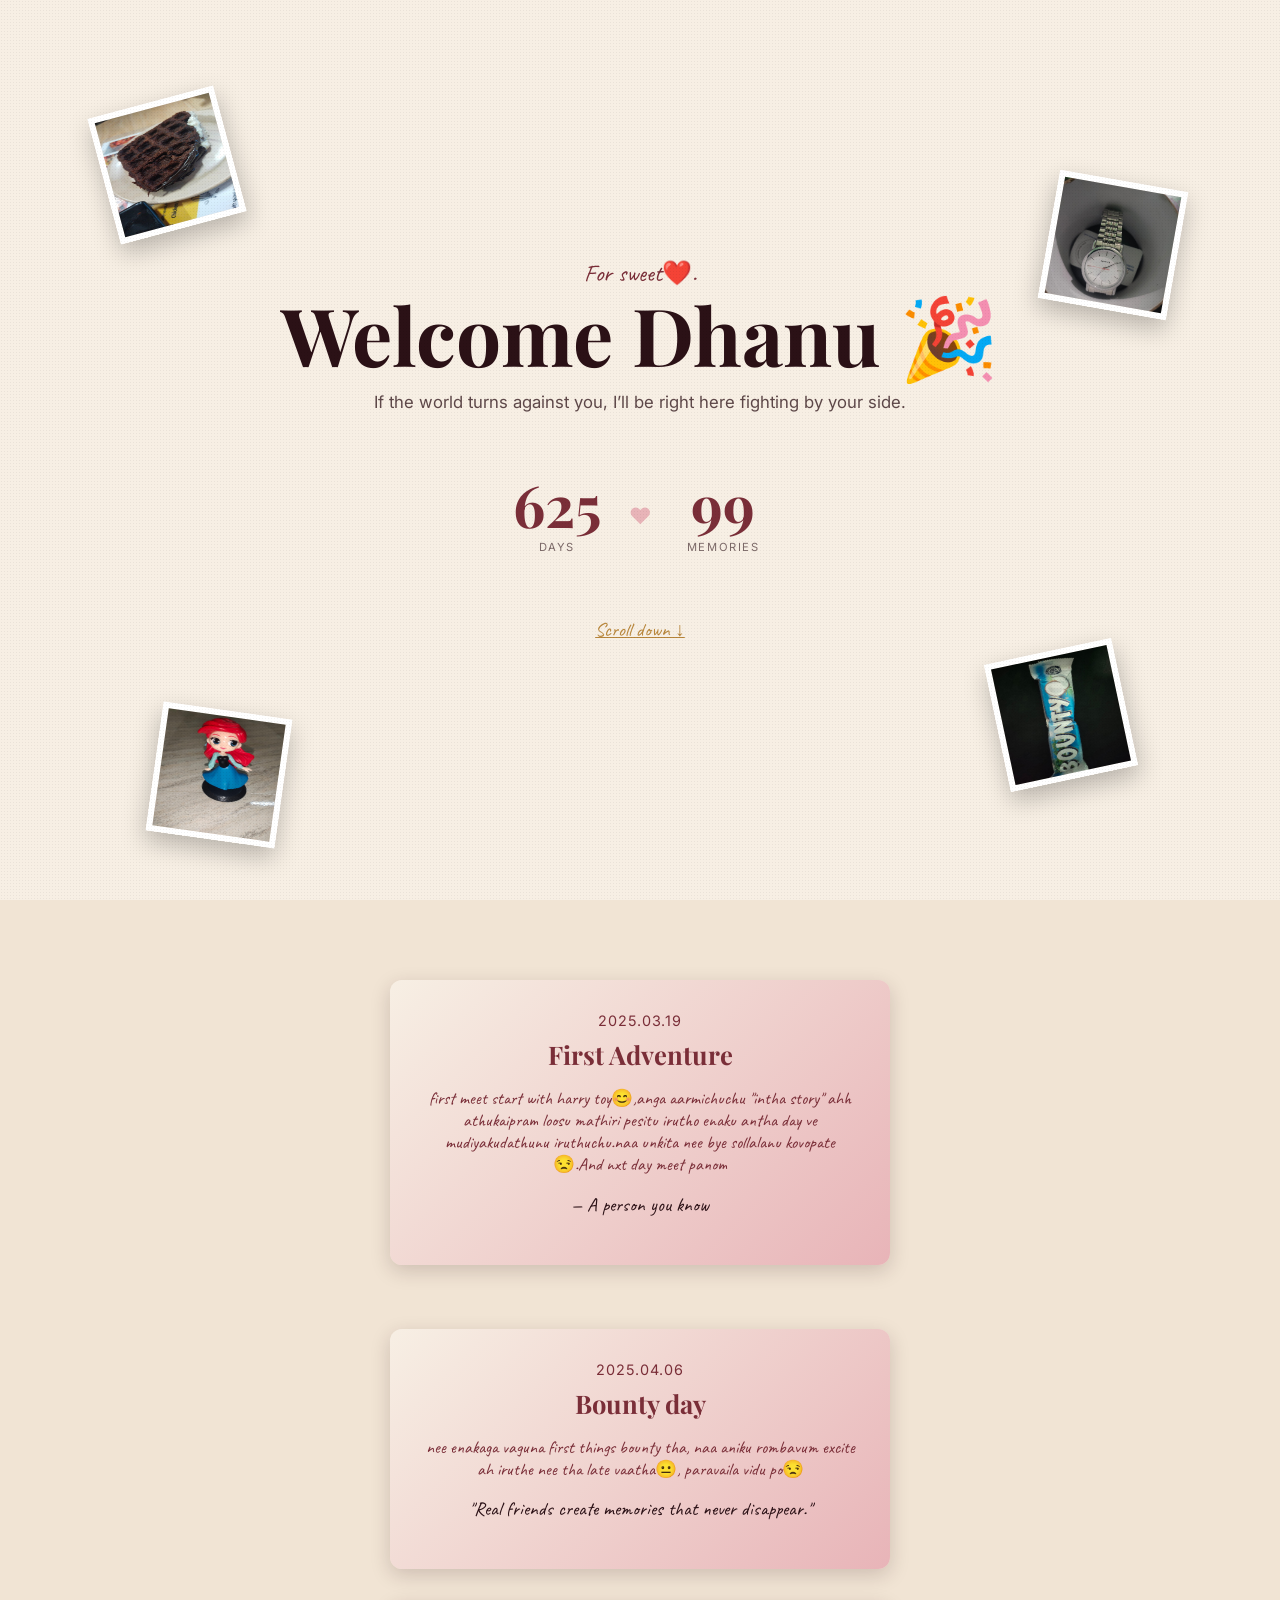
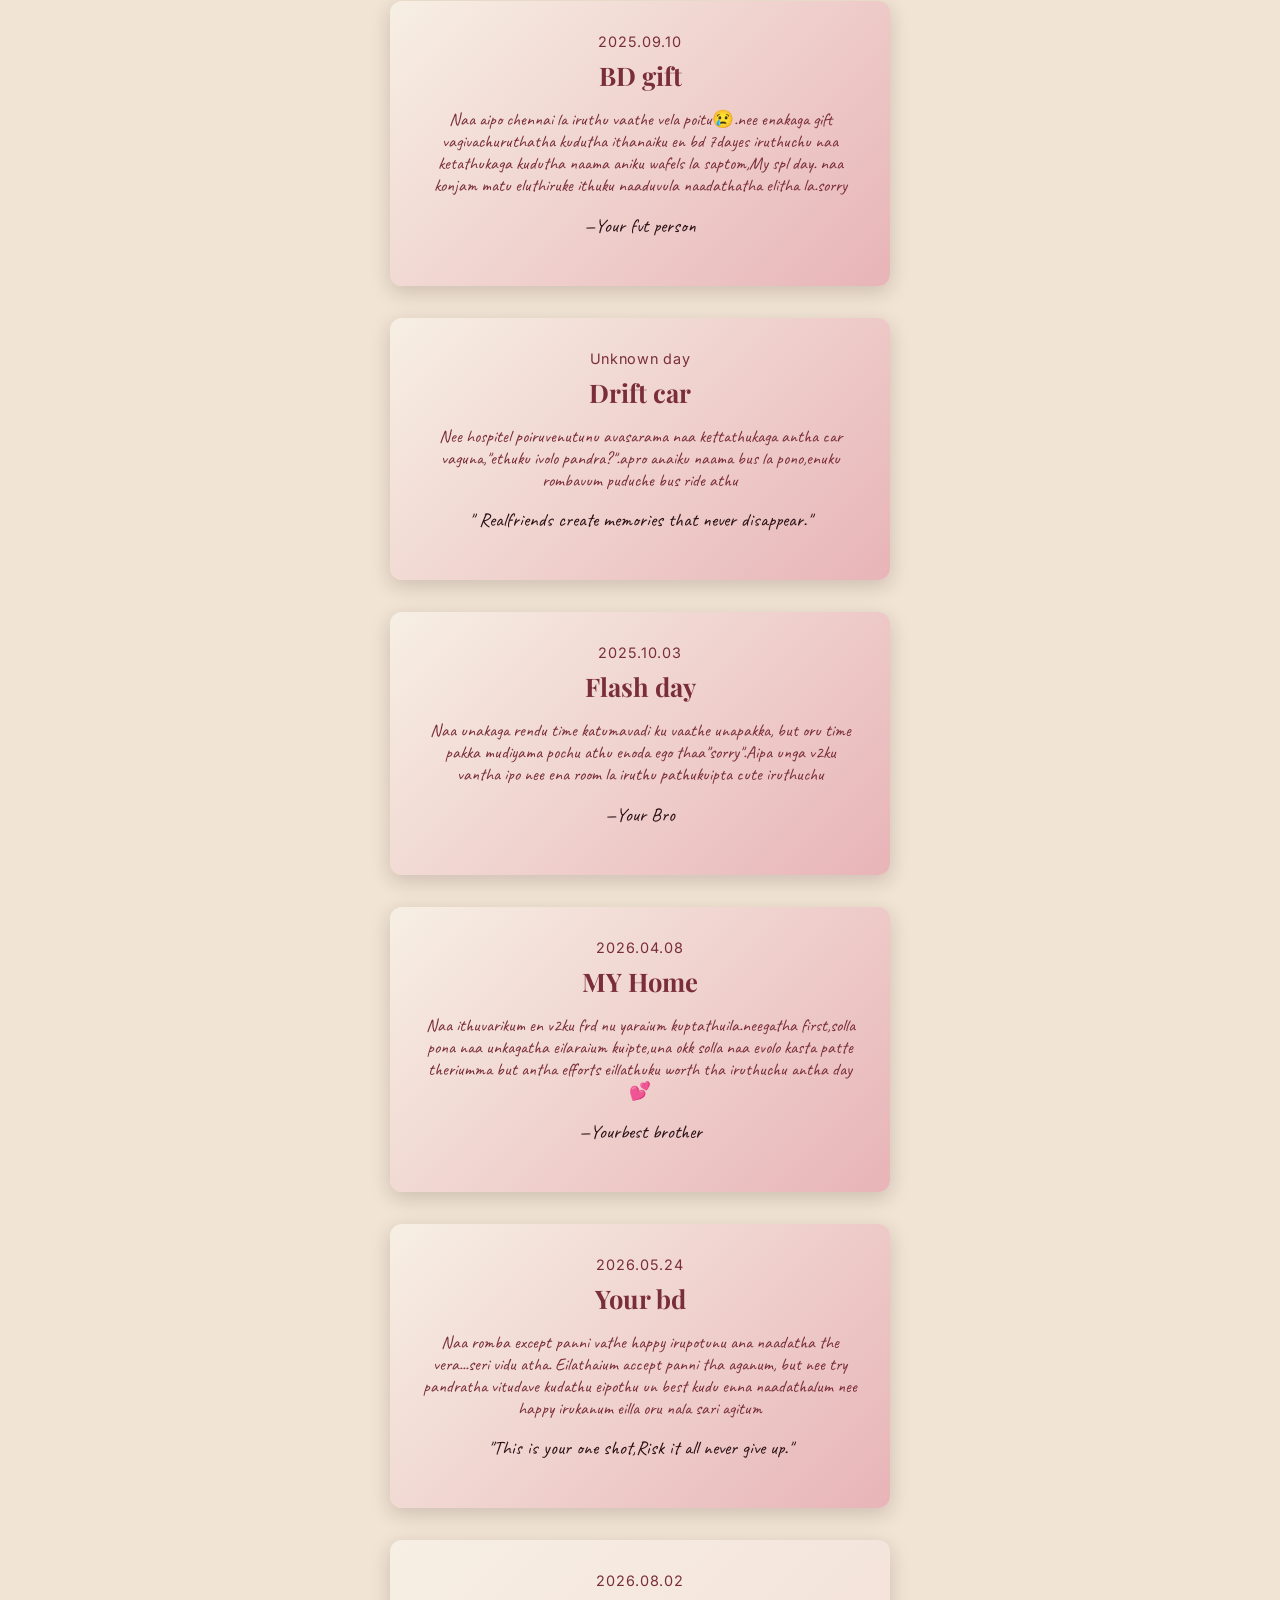
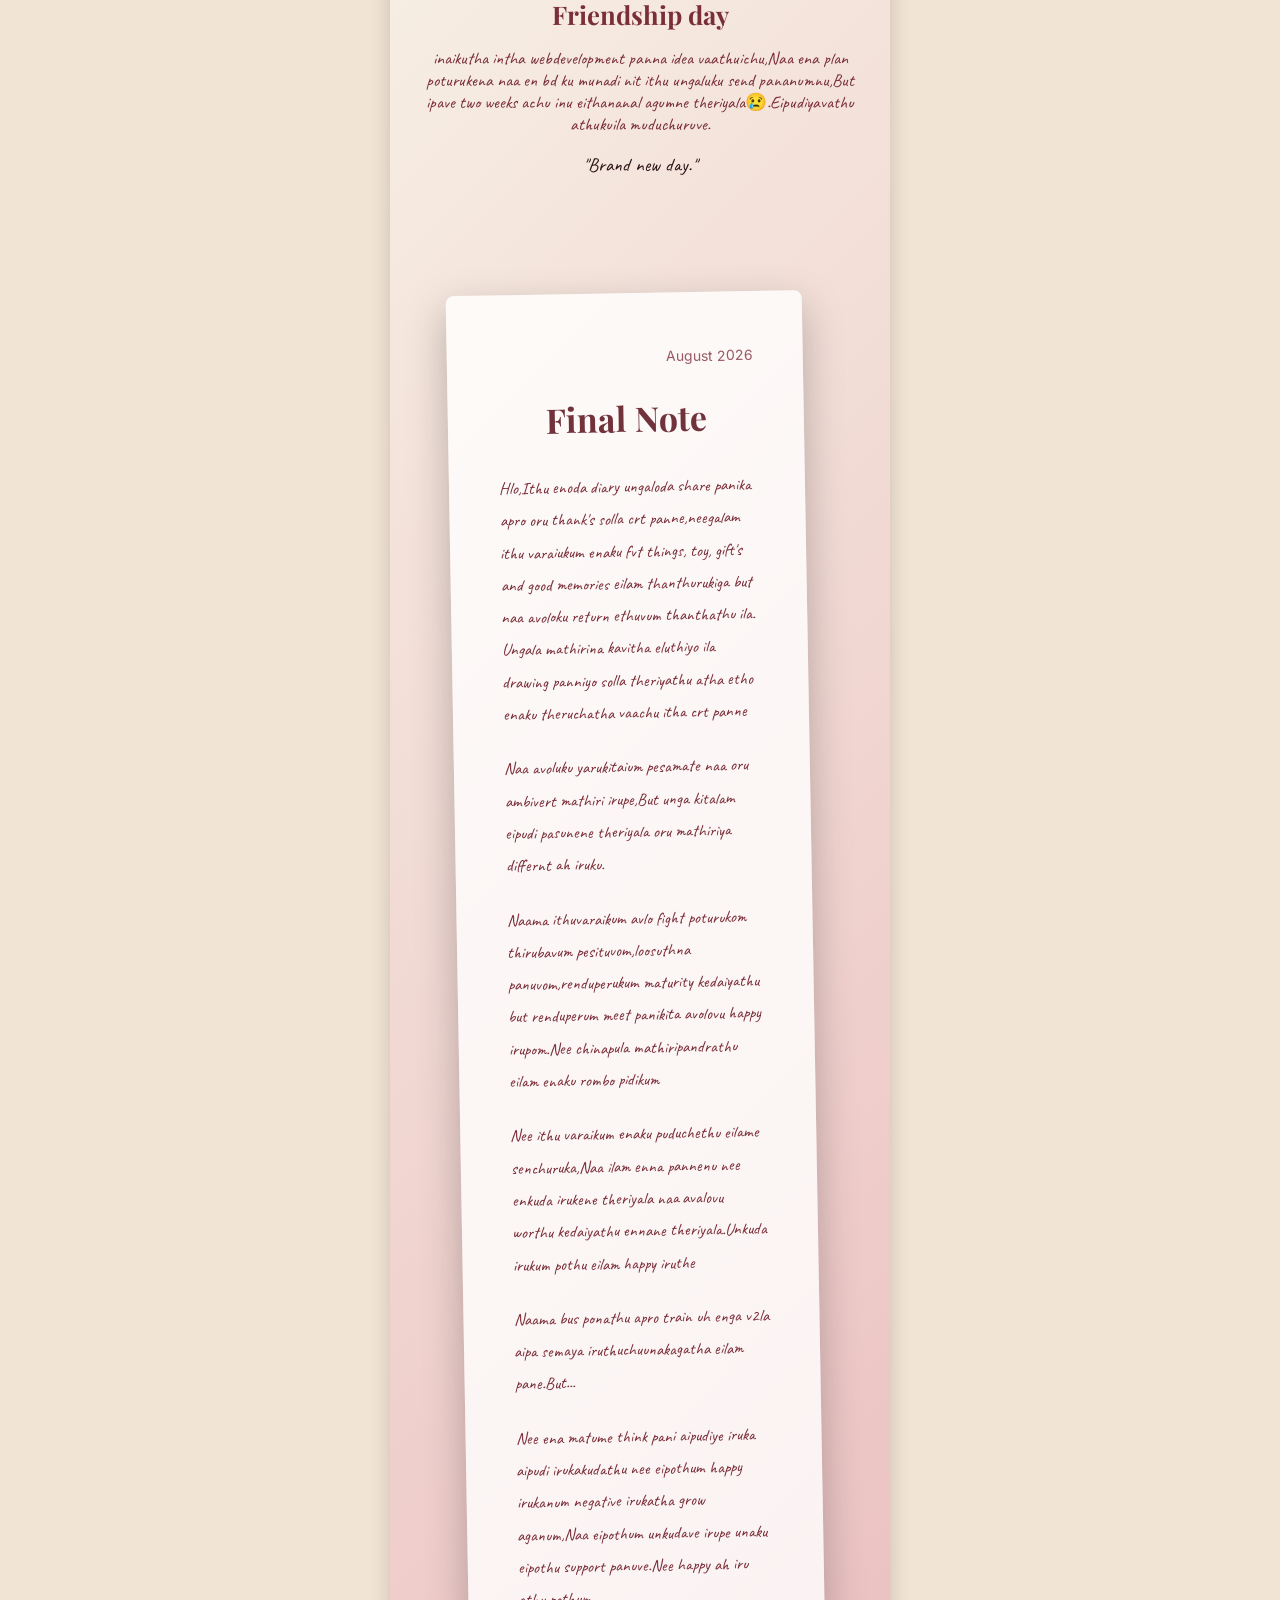
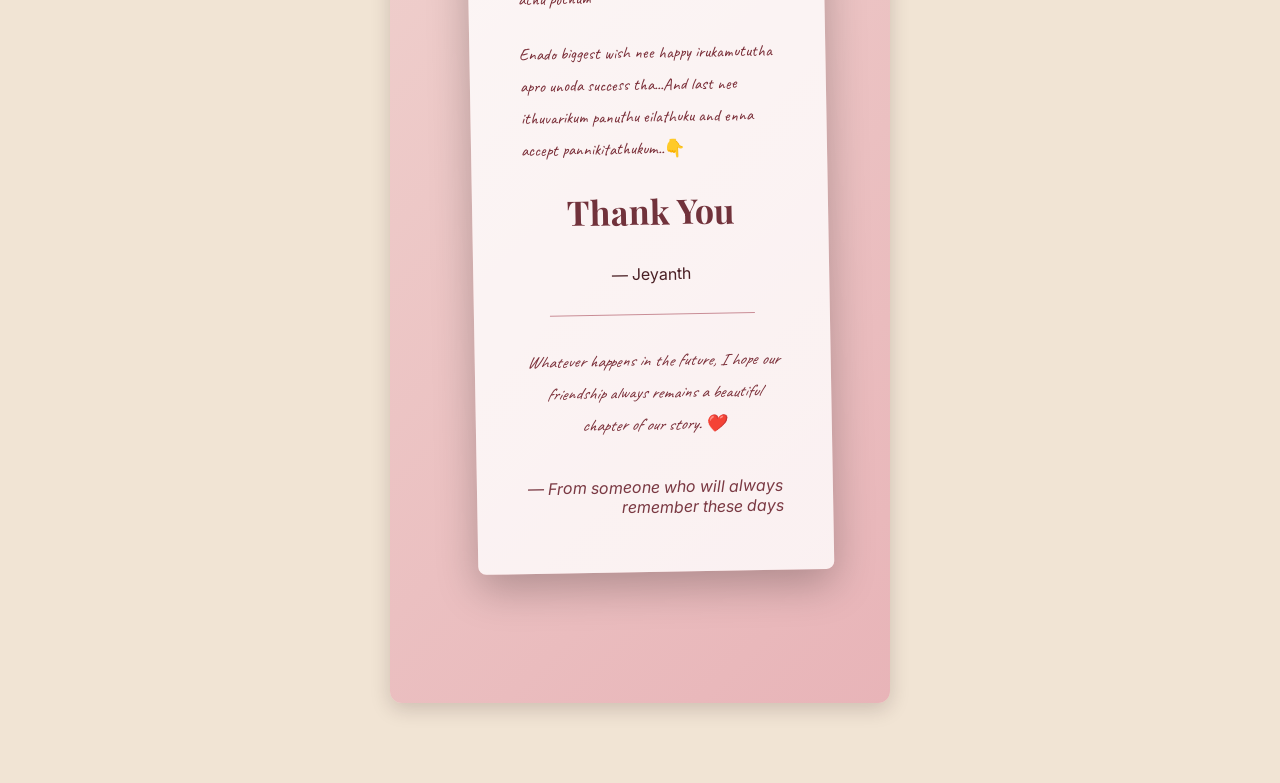
<file: dhanu.html>
<!DOCTYPE html>
<html lang="en">
<head>
  <meta charset="UTF-8">
  <meta name="viewport" content="width=device-width, initial-scale=1">
  <title>For Dhanu</title>

  <link rel="preconnect" href="https://fonts.googleapis.com">
  <link rel="preconnect" href="https://fonts.gstatic.com" crossorigin>
  <link href="https://fonts.googleapis.com/css2?family=Playfair+Display:wght@500;700&family=Caveat:wght@500;700&family=Inter:wght@400;500;600&display=swap" rel="stylesheet">

  <style>
   :root{
    --paper:   #F7EFE4;
    --paper-2: #F1E4D4;
    --ink:     #2B1116;
    --wine:    #7A2E38;
    --gold:    #B8863B;
    --blush:   #E8B4B8;
    --shadow:  rgba(43,17,22,0.18);
  }

  *{ box-sizing:border-box; }
  html{ scroll-behavior:smooth; }
  body{
    margin:0;
    background:var(--paper);
    color:var(--ink);
    font-family:'Inter', sans-serif;
    -webkit-font-smoothing:antialiased;
    overflow-x:hidden;
  }
  h1,h2,h3{ font-family:'Playfair Display', serif; margin:0; }
  .script{ font-family:'Caveat', cursive; }

  body::before{
    content:"";
    position:fixed; inset:0;
    pointer-events:none;
    z-index:2000;
    opacity:.05;
    background-image:radial-gradient(circle, #000 1px, transparent 1px);
    background-size:3px 3px;
  }

  #hearts{ position:fixed; inset:0; overflow:hidden; pointer-events:none; z-index:1; }
  .drift{
    position:absolute; bottom:-40px;
    font-size:1.1rem;
    color:var(--blush);
    opacity:.55;
    animation:rise linear infinite;
  }
  @keyframes rise{
    0%   { transform:translateY(0) rotate(0deg); opacity:0; }
    10%  { opacity:.6; }
    100% { transform:translateY(-110vh) rotate(25deg); opacity:0; }
  }

  .hero{
    position:relative;
    min-height:100vh;
    display:flex; flex-direction:column; align-items:center; justify-content:center;
    text-align:center;
    padding:8vh 6vw;
    z-index:2;
  }
  .eyebrow{
    font-family:'Caveat', cursive;
    font-size:1.5rem;
    color:var(--wine);
    margin-bottom:.25rem;
  }
  .hero h1{
    font-size:clamp(2.6rem, 7vw, 5rem);
    font-weight:700;
    color:var(--ink);
    line-height:1.05;
  }
  .hero h1 em{ font-style:italic; color:var(--wine); }
  .hero p.lead{
    margin-top:1rem;
    font-size:1.05rem;
    color:var(--ink);
    opacity:.75;
  }

  .counter{
    margin-top:3rem;
    display:flex;
    align-items:flex-end;
    gap:clamp(.6rem, 2.5vw, 1.6rem);
  }
  .counter .unit{ display:flex; flex-direction:column; align-items:center; }
  .counter .num{
    font-family:'Playfair Display', serif;
    font-weight:700;
    font-size:clamp(2.1rem, 6vw, 3.6rem);
    color:var(--wine);
    min-width:1.6em;
    line-height:1;
    font-variant-numeric: tabular-nums;
  }
  .counter .label{
    margin-top:.4rem;
    font-size:.7rem;
    letter-spacing:.14em;
    text-transform:uppercase;
    color:var(--ink);
    opacity:.6;
  }
  .counter .heart-sep{
    color:var(--blush);
    font-size:1.4rem;
    padding-bottom:1.6rem;
  }

  .scrolldown{
    margin-top:4rem;
    font-family:'Caveat', cursive;
    font-size:1.2rem;
    color:var(--gold);
    display:flex; flex-direction:column; align-items:center; gap:.3rem;
    animation:bob 2.4s infinite;
  }
  @keyframes bob{
    0%,100%{ transform:translateY(0); }
    50%{ transform:translateY(8px); }
  }

  /* memory cards */
  .memory-section{
    min-height:100vh;
    display:flex;
    flex-direction:column;
    align-items:center;
    justify-content:center;
    padding:3rem 1rem;
    background:var(--paper-2);
  }
  .memory-card{
    background:linear-gradient(135deg, var(--paper), var(--blush));
    padding:2rem;
    border-radius:12px;
    box-shadow:0 6px 20px var(--shadow);
    max-width:500px;
    text-align:center;
    margin:2rem 0;
  }
  .memory-card .date{
    font-size:.9rem;
    color:var(--wine);
    margin-bottom:.5rem;
    letter-spacing:.05em;
  }
  .memory-card h3{
    font-family:'Playfair Display', serif;
    font-size:1.6rem;
    margin:.5rem 0;
    color:var(--wine);
  }
  .memory-card p{
   font-family:'Caveat', cursive;
    font-size:1.1rem;
    color:var(--wine);
    margin-top:1rem;
  }
  .memory-card h2{
    font-family:'Playfair Display', serif;
    font-size:1.6rem;
    margin:.5rem 0;
    color:var(--wine);
  }
  .memory-card p{
   font-family:'Caveat', cursive;
    font-size:1.1rem;
    color:var(--wine);
    margin-top:1rem;
  }
  
  .memory-card .quote{
    font-family:'Caveat', cursive;
    font-size:1.2rem;
    color:var(--ink);
    margin:1rem 0;
  }
  .memory-card .signature{
     font-family:'Caveat', cursive;
    font-size:1.2rem;
    color:var(--ink);
    margin:1rem 0;
  }
  /* FLOATING PHOTOS */

.floating-photo {
    position: absolute;

    width: 130px;
    height: 130px;

    object-fit: box-cover;

    border: 6px solid white;

    box-shadow:
        0 10px 25px rgba(0,0,0,0.25);

    z-index: 10;

    transition: 0.4s;
}



/* PHOTO 1 */

.photo-1 {
    left: 8%;
    top: 100px;

    transform: rotate(-15deg);

    animation: floatPhoto1 5s ease-in-out infinite;
}


/* PHOTO 2 */

.photo-2 {
    right: 8%;
    top: 180px;

    transform: rotate(10deg);

    animation: floatPhoto2 6s ease-in-out infinite;
}


/* PHOTO 3 */

.photo-3 {
    left: 12%;
    bottom: 60px;

    transform: rotate(8deg);

    animation: floatPhoto3 5.5s ease-in-out infinite;
}


/* PHOTO 4 */

.photo-4 {
    right: 12%;
    top: 650px;

    transform: rotate(-12deg);

    animation: floatPhoto4 6.5s ease-in-out infinite;
}


/* HOVER */

.floating-photo:hover {
    transform: scale(1.15) rotate(0deg);

    z-index: 20;

    box-shadow:
        0 15px 35px rgba(0,0,0,0.35);
}


/* PHOTO ANIMATIONS */

@keyframes floatPhoto1 {

    0%,100% {
        transform: translateY(0) rotate(-15deg);
    }

    50% {
        transform: translateY(-20px) rotate(-10deg);
    }

}


@keyframes floatPhoto2 {

    0%,100% {
        transform: translateY(0) rotate(10deg);
    }

    50% {
        transform: translateY(20px) rotate(15deg);
    }

}


@keyframes floatPhoto3 {

    0%,100% {
        transform: translateY(0) rotate(8deg);
    }

    50% {
        transform: translateY(-18px) rotate(3deg);
    }

}


@keyframes floatPhoto4 {

    0%,100% {
        transform: translateY(0) rotate(-12deg);
    }

    50% {
        transform: translateY(18px) rotate(-7deg);
    }

}
/* =========================================
   📱 MOBILE
   ========================================= */

@media (max-width: 768px) {

    .floating-photo {

        width: 75px;
        height: 75px;

        border-width: 3px;

        border-radius: 10px;

        box-shadow:
            0 5px 15px rgba(0,0,0,0.25);
    }


    /* PHOTO 1 - LEFT SIDE */

    .photo-1 {

        left: 2%;

        top: 110px;

        transform: rotate(-12deg);

        animation:
            floatPhoto1Mobile
            5s
            ease-in-out
            infinite;
    }


    /* PHOTO 2 - RIGHT SIDE */

    .photo-2 {

        right: 2%;

        top: 135px;

        transform: rotate(10deg);

        animation:
            floatPhoto2Mobile
            6s
            ease-in-out
            infinite;
    }


    /* PHOTO 3 */

    .photo-3 {

        left: 3%;

        top: 650px;

        width: 70px;
        height: 70px;

        transform: rotate(8deg);

        animation:
            floatPhoto3Mobile
            5.5s
            ease-in-out
            infinite;
    }


    /* PHOTO 4 */

    .photo-4 {

        right: 3%;

        top: 750px;

        width: 70px;
        height: 70px;

        transform: rotate(-10deg);

        animation:
            floatPhoto4Mobile
            6s
            ease-in-out
            infinite;
    }


    /* PHOTO 5 */

    .photo-5 {

        left: 4%;

        top: 1050px;

        width: 70px;
        height: 70px;

        transform: rotate(-8deg);

        animation:
            floatPhoto5Mobile
            5.5s
            ease-in-out
            infinite;
    }

}


/* =========================================
   MOBILE PHOTO ANIMATIONS
   ========================================= */

@keyframes floatPhoto1Mobile {

    0%,100% {
        transform:
            translateY(0)
            rotate(-12deg);
    }

    50% {
        transform:
            translateY(-10px)
            rotate(-7deg);
    }
}


@keyframes floatPhoto2Mobile {

    0%,100% {
        transform:
            translateY(0)
            rotate(10deg);
    }

    50% {
        transform:
            translateY(10px)
            rotate(15deg);
    }
}


@keyframes floatPhoto3Mobile {

    0%,100% {
        transform:
            translateY(0)
            rotate(8deg);
    }

    50% {
        transform:
            translateY(-10px)
            rotate(3deg);
    }
}


@keyframes floatPhoto4Mobile {

    0%,100% {
        transform:
            translateY(0)
            rotate(-10deg);
    }

    50% {
        transform:
            translateY(10px)
            rotate(-5deg);
    }
}


@keyframes floatPhoto5Mobile {

    0%,100% {
        transform:
            translateY(0)
            rotate(-8deg);
    }

    50% {
        transform:
            translateY(-10px)
            rotate(-3deg);
    }
}

/* ================= FINAL DIARY NOTE ================= */

.final-note {
    min-height: 100vh;

    display: flex;
    justify-content: center;
    align-items: center;

    padding: 100px 20px;

    position: relative;
}


/* Diary Paper */

.diary-paper {
    width: 650px;
    max-width: 90%;

    padding: 55px 50px;

    background:
        linear-gradient(
            rgba(255,255,255,0.8),
            rgba(255,255,255,0.8)
        );

    color: #4a2025;

    border-radius: 8px;

    box-shadow:
        0 15px 40px rgba(0,0,0,0.25);

    position: relative;

    transform: rotate(-1deg);
}


/* Date */

.diary-date {
    text-align: right;

    font-size: 14px;

    color: #9a5962;

    margin-bottom: 30px;
}


/* Heading */

.diary-paper h2 {
    text-align: center;

    font-size: 34px;

    margin-bottom: 30px;

    color: #71323b;
}


/* Paragraph */

.diary-paper p {
    font-size: 17px;

    line-height: 1.9;

    margin-bottom: 22px;

    text-align: left;
}


/* Handwritten style feeling */

.last-message {
    font-style: italic;

    text-align: center !important;

    margin-top: 30px;
}


/* Line */

.diary-line {
    width: 80%;

    height: 1px;

    margin: 30px auto;

    background: #c98d96;
}


/* Signature */

.signature-final {
    margin-top: 35px;

    text-align: right;

    font-style: italic;

    font-size: 16px;

    color: #7a3943;
}
 </style>

</head>
<body>

<div id="hearts"></div>

<!-- HERO -->
<section class="hero">
    <div class="eyebrow">For sweet❤️.</div>

    <h1 id="welcome  dhnu">Welcome Dhanu  🎉</h1>

    <p class="lead">
    If the world turns against you, I’ll be right here fighting by your side. 
    </p>

    <div class="counter">
        <div class="unit">
            <div class="num" id="days">0</div>
            <div class="label">Days</div>
        </div>

        <div class="heart-sep">♥</div>

        <div class="unit">
            <div class="num">99</div>
            <div class="label">Memories</div>
        </div>
    </div>

    <a href="#memories" class="scrolldown">
        Scroll down ↓
    </a>
</section>


<!-- MEMORIES -->
<section id="memories" class="memory-section">

    

  <!-- Floating Photos inside memory section -->
  <img src="D1.jpg" class="floating-photo photo-1" alt="Memory Photo">
  <img src="D2.jpg" class="floating-photo photo-2" alt="Memory Photo">
  <img src="D3.jpg" class="floating-photo photo-3" alt="Memory Photo">
  <img src="D4.jpg" class="floating-photo photo-4" alt="Memory Photo">
    <div class="memory-card">
        <div class="date">2025.03.19</div>
        <h2>First Adventure</h2>
        <p>
            first meet start with harry toy😊,anga aarmichuchu "intha story" ahh athukaipram loosu mathiri
             pesitu irutho enaku antha day ve mudiyakudathunu iruthuchu.naa unkita nee bye sollalanu kovopate😒.And nxt day meet panom
        </p>
        
        <div class="signature">
            — A person you know
        </div>
    </div>
    <div class="memory-page">
    <div class="memory-card">
        <div class="date">2025.04.06</div>
        <h2>Bounty day</h2>
        <p>
            nee enakaga vaguna first things bounty tha, naa aniku rombavum excite ah iruthe nee tha late vaatha😐, paravaila vidu po😒
        <div class="quote">
            "Real friends create memories that never disappear."
        </div>
      </div>
    <div calsaa="memory-page">
    <div class="memory-card">
        <div class="date">2025.09.10</div>
        <h2>BD gift</h2>
        <p>
            Naa aipo chennai la iruthu vaathe vela poitu😢.nee enakaga gift vagivachuruthatha kudutha ithanaiku en bd 7dayes iruthuchu naa ketathukaga kudutha
            naama aniku wafels la saptom,My spl day. naa konjam  matu eluthiruke ithuku naaduvula naadathatha elitha la.sorry
        </p>
        
        <div class="signature">
            —Your fvt person
        </div>
         </div>
    <div class="memory-page">
    <div class="memory-card">
        <div class="date">Unknown day</div>
        <h2> Drift car</h2>
        <p>
          Nee hospitel poiruvenutunu avasarama naa kettathukaga antha car vaguna,"ethuku ivolo pandra?".apro anaiku naama bus la pono,enuku rombavum puduche bus ride athu
            
        <div class="quote">
            " Realfriends create memories that never disappear."
        </div>
      </div>
      </div>
    <div calsaa="memory-page">
    <div class="memory-card">
        <div class="date">2025.10.03</div>
        <h2>Flash day</h2>
        <p>
          Naa unakaga rendu time katumavadi ku vaathe unapakka, but oru time pakka mudiyama pochu athu enoda ego thaa"sorry".Aipa unga v2ku vantha ipo nee ena room la iruthu pathukuipta cute iruthuchu

          
        </p>
        
        <div class="signature">
            —Your Bro
        </div>
         </div>
    <div calsaa="memory-page">
    <div class="memory-card">
        <div class="date">2026.04.08</div>
        <h2>MY Home</h2>
        <p>
          Naa ithuvarikum en v2ku frd nu yaraium kuptathuila.neegatha first,solla pona naa unkagatha eilaraium kuipte,una okk solla naa evolo kasta patte theriumma but antha efforts eillathuku worth tha iruthuchu antha day💕
          
        </p>
        
        <div class="signature">
            —Yourbest brother
        </div>
     </div>
    <div calsaa="memory-page">
    <div class="memory-card">
        <div class="date">2026.05.24</div>
        <h2>Your bd</h2>
        <p>
          Naa romba except panni vathe happy irupotunu ana naadatha the vera...seri vidu atha. Eilathaium accept panni tha aganum, but nee try pandratha vitudave kudathu eipothu un best kudu  enna naadathalum nee happy irukanum eilla oru nala sari agitum      
        </p>
         <div class="quote">
            "This is your one shot,Risk it all never give up."
        </div>
        </div>
  
    <div calsaa="memory-page">
    <div class="memory-card">
        <div class="date">2026.08.02</div>
        <h2>Friendship day</h2>
        <p>inaikutha intha webdevelopment panna idea vaathuichu,Naa ena plan poturukena naa en bd ku munadi nit ithu ungaluku send pananumnu,But ipave two weeks achu inu eithananal agumne theriyala😢.Eipudiyavathu athukuila muduchuruve.
        </p>
    <div class="quote">
            "Brand new day."
       
        </div>  
        
        <!-- ================= FINAL NOTE ================= -->

<section class="final-note">

    <div class="diary-paper">

        <div class="diary-date">
            August 2026
        </div>

        <h2>
          Final Note
        </h2>

        <p>
        Hlo,Ithu enoda diary ungaloda share panika apro oru thank's solla crt panne,neegalam ithu varaiukum enaku fvt things, toy, gift's and good memories eilam thanthurukiga but naa avoloku return ethuvum thanthathu ila.
            Ungala mathirina kavitha eluthiyo ila drawing panniyo solla theriyathu atha etho enaku theruchatha vaachu itha crt panne   

        </p>
        <p>Naa avoluku yarukitaium pesamate naa oru ambivert mathiri irupe,But unga kitalam eipudi pasunene theriyala oru mathiriya differnt ah iruku.
        
        </p>
            <p>
           Naama ithuvaraikum avlo fight poturukom thirubavum pesituvom,loosuthna panuvom,renduperukum maturity kedaiyathu but renduperum meet panikita avolovu happy  irupom.Nee chinapula mathiripandrathu eilam enaku rombo pidikum
        </p>

        <p>
          Nee ithu varaikum enaku puduchethu eilame senchuruka,Naa ilam enna pannenu nee enkuda irukene theriyala naa avalovu worthu kedaiyathu ennane theriyala.Unkuda irukum pothu eilam happy iruthe
        </p>
         <p>
         Naama bus ponathu apro train uh enga v2la aipa semaya iruthuchuunakagatha eilam pane.But...
        </p>
         <p>
         Nee ena matume think pani aipudiye iruka aipudi irukakudathu nee eipothum happy irukanum negative irukatha grow aganum,Naa eipothum unkudave irupe unaku eipothu support panuve.Nee happy ah iru athu pothum 
        </p>
        <p>
         Enado biggest wish nee happy irukamututha apro unoda success tha...And last nee ithuvarikum panuthu eilathuku and enna accept pannikitathukum..👇
        </p>
                <section class="final-thankyou">

    <div class="thankyou-card">

        <div class="thankyou-heart">

        </div>

        <h2>Thank You</h2>

       

        <div class="final-signature">
            — Jeyanth
        </div>

    </div>

</section>


        <div class="diary-line"></div>

        <p class="last-message">
            Whatever happens in the future,
            I hope our friendship always remains
            a beautiful chapter of our story. ❤️
        </p>

        <div class="signature-final">
            — From someone who will always remember these days
        </div>

    </div>

</section>


</section>


</script>

</body>
</html>
<script>
const startDate = new Date("2025-03-19");
const today = new Date();

const diffTime = today - startDate;
const days = Math.floor(diffTime / (1000 * 60 * 60 * 24));

document.getElementById("days").textContent = days;

const user = localStorage.getItem("loggedUser");

if (user) {
    document.getElementById("welcome").innerHTML = "Welcome " + user + " ❤️";
}
</script>

</body>
</html>
</file>
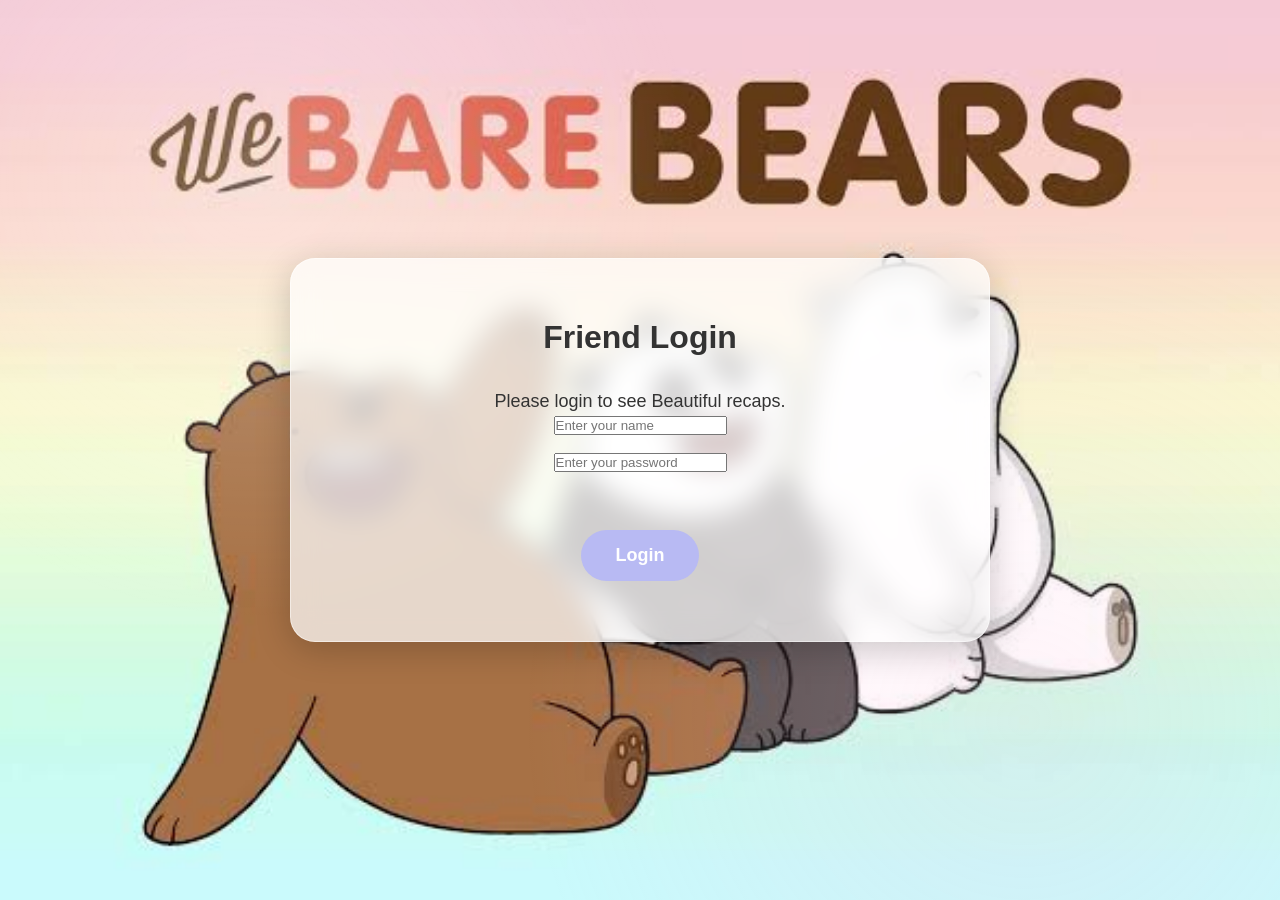
<file: login.html>
<!DOCTYPE html>
<html lang="en">
<head>
  <meta charset="UTF-8">
  <title>Friend Login | Time Capsule</title>
  <link rel="stylesheet" href="style.css">
</head>
<body>
  <div class="container">
    <h1>Friend Login</h1>
    <p>Please login to see Beautiful recaps.</p>

    <input type="text" id="username" placeholder="Enter your name">
    <br><br>
    <input type="password" id="password" placeholder="Enter your password">
    <br><br>
    <button class="magic-btn" onclick="login()">Login</button>
  </div>

  <script>
    const users = {
      "Dhanu": "Dhanu@2003",
      "pav": "pav@2003",
      "tamil": "tamil@2003"
    };

    let attempts = 3;

    function login() {
      const name = document.getElementById("username").value.trim();
      const pass = document.getElementById("password").value.trim();

      const userKey = Object.keys(users).find(
        u => u.toLowerCase() === name.toLowerCase()
      );

      if (userKey && users[userKey] === pass) {
        localStorage.setItem("loggedUser", userKey);
        window.location.href = userKey.toLowerCase() + ".html";
      } else {
        attempts++;
        if (attempts >= 3) {
          alert("Too many wrong attempts! Please wait before trying again.");
          document.getElementById("username").disabled = true;
          document.getElementById("password").disabled = true;
        } else {
          alert("Invalid login. Try again.");
        }
      }
    }

  </script>
</body>
</html>
</file>
<file: style.css>
/* =========================================
   RESET
   ========================================= */

* {
    margin: 0;
    padding: 0;
    box-sizing: border-box;
}


/* =========================================
   BODY
   ========================================= */

body {
    min-height: 100vh;

    overflow-x: hidden;
    overflow-y: auto;

    display: flex;
    flex-direction: column;

    justify-content: center;
    align-items: center;

    font-family: 'Poppins', Arial, sans-serif;

    background: url("webiml2.jpg") no-repeat center center;
    background-size: cover;
    background-attachment: fixed;

    color: #333;

    position: relative;
}


/* =========================================
   BACKGROUND OVERLAY
   ========================================= */

body::before {
    content: "";

    position: fixed;

    inset: 0;

    background:
        radial-gradient(
            circle at 20% 20%,
            rgba(255,255,255,0.25),
            transparent 35%
        ),
        radial-gradient(
            circle at 80% 80%,
            rgba(255,190,220,0.18),
            transparent 40%
        );

    pointer-events: none;

    z-index: 0;
}


/* =========================================
   GLASS CARD
   ========================================= */

.container {
    position: relative;

    z-index: 2;

    width: 90%;
    max-width: 700px;

    padding: 60px;

    margin: 30px auto;

    text-align: center;

    background: rgba(255, 255, 255, 0.72);

    backdrop-filter: blur(14px);
    -webkit-backdrop-filter: blur(14px);

    border-radius: 25px;

    border: 1px solid rgba(255, 255, 255, 0.5);

    box-shadow:
        0 8px 35px rgba(0, 0, 0, 0.20);
}


/* =========================================
   HEADING
   ========================================= */

.typing {
    display: inline-block;

    font-size: 55px;

    line-height: 1.2;

    color: #444;

    overflow: hidden;

    white-space: nowrap;

    border-right: 3px solid #444;

    width: 0;

    animation:
        typing 2.2s steps(25, end) forwards,
        blink 0.6s infinite;
}


/* =========================================
   SUBTITLE
   ========================================= */

h2 {
    margin-top: 25px;

    font-size: 28px;

    line-height: 1.3;

    color: #555;

    opacity: 0;

    animation:
        fadeUp 1s ease forwards;

    animation-delay: 1.7s;
}


/* =========================================
   PARAGRAPH
   ========================================= */

.container p {
    margin-top: 30px;

    font-size: 18px;

    line-height: 30px;

    color: #333;

    opacity: 0;

    animation:
        fadeUp 1s ease forwards;

    animation-delay: 1s;
}


/* =========================================
   BUTTON
   ========================================= */

.magic-btn {
    display: inline-block;

    margin-top: 40px;

    padding: 15px 35px;

    font-size: 18px;

    border: none;

    border-radius: 40px;

    cursor: pointer;

    background: #b8baf3;

    color: #fff;

    font-weight: bold;

    transition: 0.3s ease;

    opacity: 0;

    animation:
        fadeUp 1s forwards 3.8s,
        pulse 2s infinite;
}


/* BUTTON HOVER */

.magic-btn:hover {
    transform: scale(1.08);

    background: #8da9ef;

    box-shadow:
        0 0 25px #657aff;
}


/* =========================================
   FOOTER
   ========================================= */

footer {
    position: relative;

    z-index: 2;

    width: 100%;

    text-align: center;

    margin-top: 5px;

    margin-bottom: 20px;

    padding: 0 15px;

    font-size: 15px;

    line-height: 20px;

    color: #444;
}


/* =========================================
   TYPING ANIMATION
   ========================================= */

@keyframes typing {

    from {
        width: 0;
    }

    to {
        width: 100%;
    }

}


/* =========================================
   BLINK ANIMATION
   ========================================= */

@keyframes blink {

    50% {
        border-color: transparent;
    }

}


/* =========================================
   FADE UP
   ========================================= */

@keyframes fadeUp {

    from {
        opacity: 0;

        transform:
            translateY(30px);
    }

    to {
        opacity: 1;

        transform:
            translateY(0);
    }

}


/* =========================================
   BUTTON PULSE
   ========================================= */

@keyframes pulse {

    0% {
        box-shadow:
            0 0 5px #dd99b7;
    }

    50% {
        box-shadow:
            0 0 25px #e09eb8;
    }

    100% {
        box-shadow:
            0 0 5px #e8b2cb;
    }

}


/* =========================================
   MOBILE RESPONSIVE
   ========================================= */

@media (max-width: 768px) {

    body {

        min-height: 100vh;

        height: auto;

        overflow-x: hidden;

        overflow-y: auto;

        justify-content: flex-start;

        align-items: center;

        padding:
            25px
            15px
            40px;

        background-position:
            center center;

        background-attachment:
            scroll;
    }


    /* MOBILE GLASS CARD */

    .container {

        width: 100%;

        max-width: 420px;

        padding:
            35px
            22px;

        margin:
            20px auto
            15px;

        border-radius: 25px;

        background:
            rgba(255, 255, 255, 0.78);

        backdrop-filter:
            blur(14px);

        -webkit-backdrop-filter:
            blur(14px);

        box-shadow:
            0 8px 30px
            rgba(0, 0, 0, 0.18);
    }


    /* MOBILE HEADING */

    .typing {

        display: block;

        width: 100%;

        font-size: 36px;

        line-height: 1.2;

        white-space: normal;

        overflow: visible;

        border-right: none;

        animation:
            fadeUp 1s ease forwards;
    }


    /* MOBILE SUBTITLE */

    h2 {

        margin-top: 22px;

        font-size: 23px;

        line-height: 1.35;

        color: #555;

        opacity: 0;

        animation:
            fadeUp 1s ease forwards;

        animation-delay:
            1.2s;
    }


    /* MOBILE PARAGRAPH */

    .container p {

        margin-top: 22px;

        font-size: 17px;

        line-height: 28px;

        color: #333;

        opacity: 0;

        animation:
            fadeUp 1s ease forwards;

        animation-delay:
            1.8s;
    }


    /* MOBILE BUTTON */

    .magic-btn {

        width: 100%;

        max-width: 280px;

        margin-top: 30px;

        padding:
            15px
            20px;

        font-size: 17px;

        border-radius: 40px;
    }


    /* MOBILE FOOTER */

    footer {

        position: relative;

        width: 100%;

        margin:
            5px
            auto
            15px;

        padding:
            0
            10px;

        font-size: 12px;

        line-height: 18px;

        text-align: center;
    }

}


/* =========================================
   SMALL PHONE
   ========================================= */

@media (max-width: 400px) {

    body {

        padding:
            20px
            10px
            30px;
    }


    .container {

        padding:
            30px
            18px;

        margin-top: 15px;
    }


    .typing {

        font-size: 32px;

        line-height: 1.2;
    }


    h2 {

        font-size: 21px;
    }


    .container p {

        font-size: 16px;

        line-height: 26px;
    }


    .magic-btn {

        font-size: 16px;

        padding:
            14px
            18px;
    }


    footer {

        font-size: 11px;

        line-height: 17px;
    }

}
</file>
